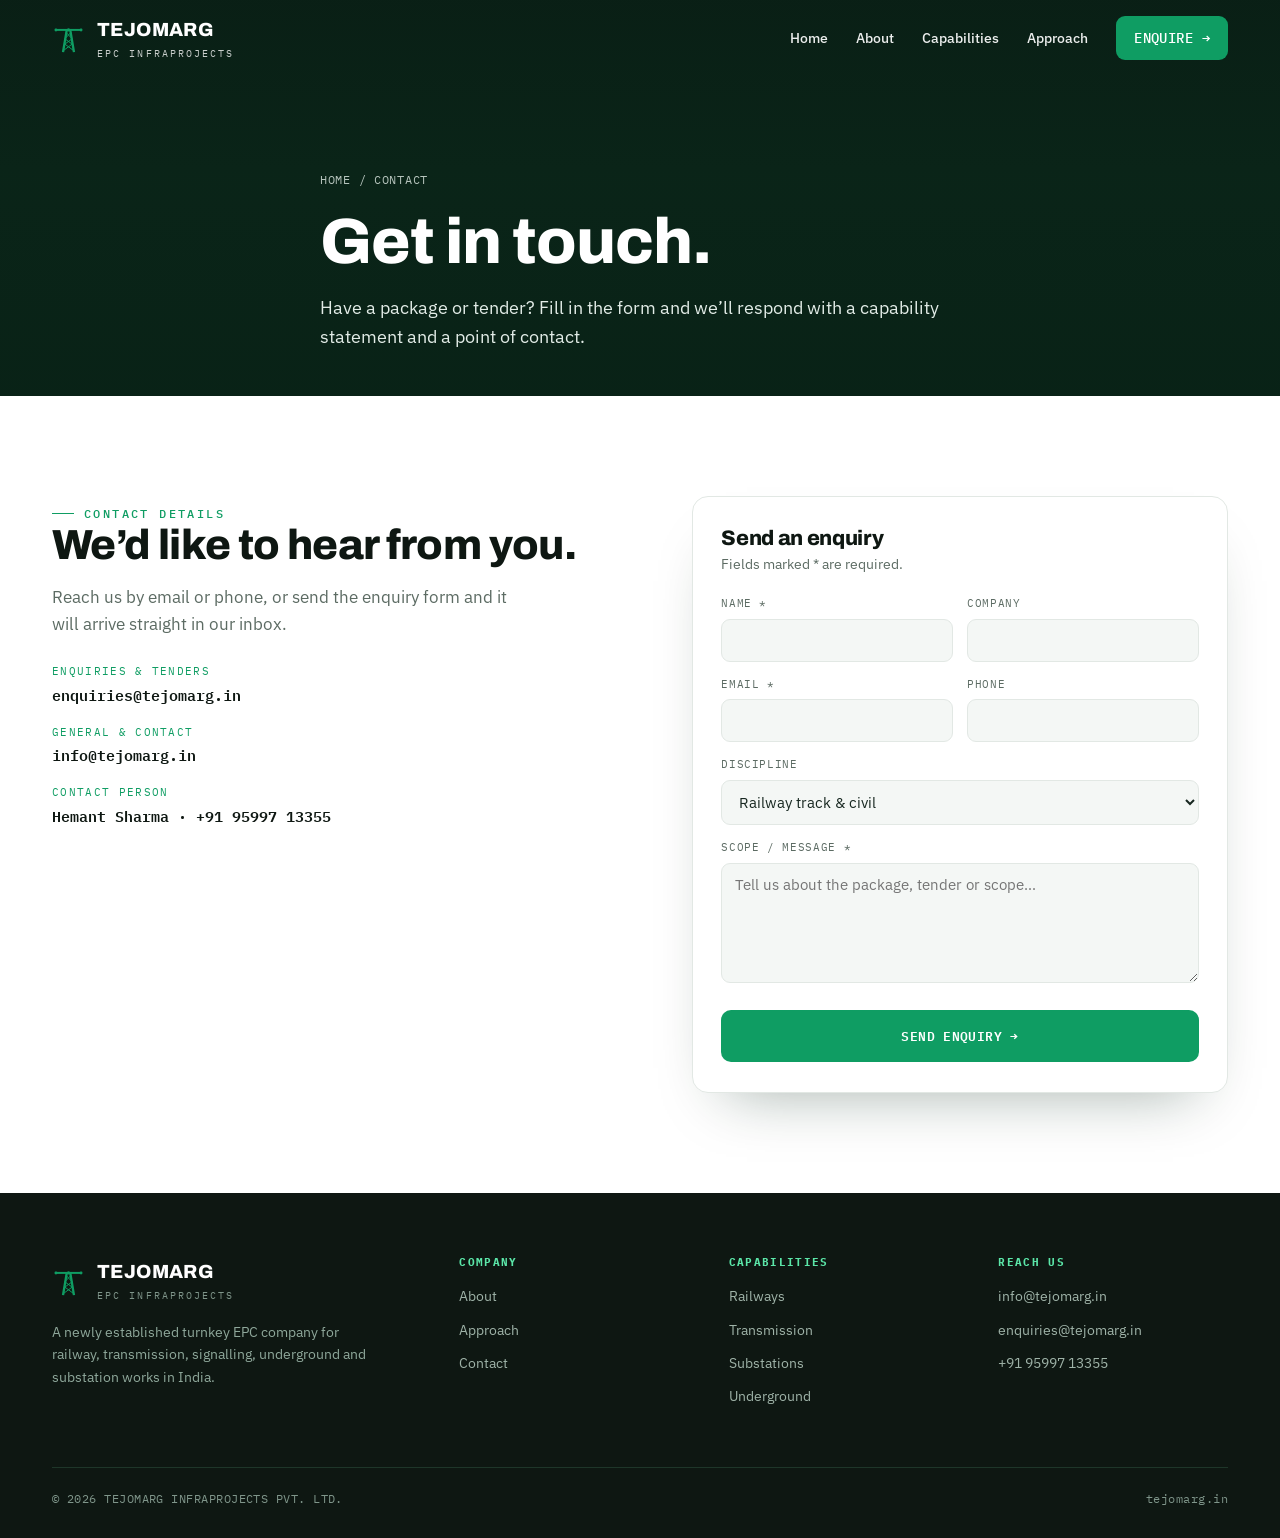
<file: contact.html>
<!DOCTYPE html>
<html lang="en">
<head>
<meta charset="UTF-8">
<meta name="viewport" content="width=device-width, initial-scale=1.0">
<title>Contact — TEJOMARG Infraprojects</title>
<meta name="description" content="Contact Tejomarg Infraprojects — send an enquiry about a package or tender. Email info@tejomarg.in or enquiries@tejomarg.in, or call +91 95997 13355.">
<link rel="icon" href="logo/favicon.ico" sizes="any">
<link rel="icon" type="image/svg+xml" href="logo/favicon.svg">
<link rel="apple-touch-icon" href="logo/apple-touch-icon-180.png">
<link href="https://fonts.googleapis.com/css2?family=Archivo:wght@400;500;600;700;800;900&family=IBM+Plex+Mono:wght@400;500;600&family=IBM+Plex+Sans:wght@400;500;600;700&display=swap" rel="stylesheet">
<link rel="stylesheet" href="styles.css">
</head>
<body>

<!-- NAV -->
<header class="nav" id="nav">
  <div class="wrap nav-inner">
    <a href="index.html" class="brand">
      <svg class="logo-mark" viewBox="0 0 100 100" fill="none" stroke="var(--green)" stroke-linecap="square" aria-hidden="true">
        <path d="M44 31 L34 91 M56 31 L66 91" stroke-width="7"/><line x1="12" y1="27" x2="88" y2="27" stroke-width="6"/>
        <path d="M44 36 L61 54 L39 70 L66 90" stroke-width="3"/><path d="M56 36 L39 54 L61 70 L34 90" stroke-width="3"/>
        <circle cx="12" cy="27" r="4.5" fill="var(--green)" stroke="none"/><circle cx="88" cy="27" r="4.5" fill="var(--green)" stroke="none"/><circle cx="50" cy="27" r="5" fill="var(--green)" stroke="none"/></svg>
      <span>TEJOMARG<small>EPC Infraprojects</small></span>
    </a>
    <nav class="nav-links" id="navlinks">
      <a href="index.html">Home</a>
      <a href="about.html">About</a>
      <a href="capabilities.html">Capabilities</a>
      <a href="approach.html">Approach</a>
      <a href="contact.html" class="nav-cta active">Enquire →</a>
    </nav>
    <button class="burger" id="burger" aria-label="Menu"><span></span><span></span><span></span></button>
  </div>
</header>

<!-- PAGE HERO -->
<section class="phero" style="min-height:44vh;padding:150px 0 44px">
  <div class="phero-bg" style="background-image:url('https://images.pexels.com/photos/36566099/pexels-photo-36566099.jpeg?auto=compress&amp;cs=tinysrgb&amp;w=1920')"></div>
  <div class="wrap">
    <span class="crumb"><a href="index.html">Home</a> / Contact</span>
    <h1>Get in touch.</h1>
    <p>Have a package or tender? Fill in the form and we&#8217;ll respond with a capability statement and a point of contact.</p>
  </div>
</section>

<!-- CONTACT + FORM -->
<section class="pad">
  <div class="wrap contact-grid">
    <div class="contact-intro">
      <span class="eyebrow">Contact details</span>
      <h2>We&#8217;d like to hear from you.</h2>
      <p>Reach us by email or phone, or send the enquiry form and it will arrive straight in our inbox.</p>
      <ul class="contact-list">
        <li><span class="k">Enquiries &amp; tenders</span><a href="mailto:enquiries@tejomarg.in">enquiries@tejomarg.in</a></li>
        <li><span class="k">General &amp; contact</span><a href="mailto:info@tejomarg.in">info@tejomarg.in</a></li>
        <li><span class="k">Contact person</span><a href="tel:+919599713355">Hemant Sharma · +91 95997 13355</a></li>
      </ul>
    </div>
    <form class="enquiry-card" id="enquiryForm" action="https://formsubmit.co/info@tejomarg.in" method="POST">
      <h3>Send an enquiry</h3>
      <div class="sub">Fields marked * are required.</div>
      <input type="hidden" name="_subject" value="New enquiry from tejomarg.in">
      <input type="hidden" name="_template" value="table">
      <input type="hidden" name="_captcha" value="false">
      <input type="hidden" name="_next" value="https://tejomarg.in/contact.html?sent=1">
      <input type="text" name="_honey" class="hp" tabindex="-1" autocomplete="off" aria-hidden="true">
      <div class="field-row">
        <div class="field"><label for="f-name">Name *</label><input id="f-name" type="text" name="Name" required></div>
        <div class="field"><label for="f-company">Company</label><input id="f-company" type="text" name="Company"></div>
      </div>
      <div class="field-row">
        <div class="field"><label for="f-email">Email *</label><input id="f-email" type="email" name="Email" required></div>
        <div class="field"><label for="f-phone">Phone</label><input id="f-phone" type="tel" name="Phone"></div>
      </div>
      <div class="field"><label for="f-disc">Discipline</label>
        <select id="f-disc" name="Discipline">
          <option>Railway track &amp; civil</option>
          <option>Signalling &amp; telecom</option>
          <option>Railway electrification (OHE)</option>
          <option>Transmission lines</option>
          <option>Substations (AIS / GIS)</option>
          <option>HT cabling / underground</option>
          <option>Other / multiple</option>
        </select>
      </div>
      <div class="field"><label for="f-msg">Scope / message *</label><textarea id="f-msg" name="Message" required placeholder="Tell us about the package, tender or scope…"></textarea></div>
      <button type="submit" class="btn btn-primary">Send enquiry →</button>
      <div class="form-status" id="formStatus" role="status" aria-live="polite"></div>
    </form>
  </div>
</section>

<!-- FOOTER -->
<footer>
  <div class="wrap">
    <div class="foot-grid">
      <div class="foot-brand">
        <a href="index.html" class="brand">
          <svg class="logo-mark" viewBox="0 0 100 100" fill="none" stroke="var(--green)" stroke-linecap="square" aria-hidden="true">
            <path d="M44 31 L34 91 M56 31 L66 91" stroke-width="7"/><line x1="12" y1="27" x2="88" y2="27" stroke-width="6"/>
            <path d="M44 36 L61 54 L39 70 L66 90" stroke-width="3"/><path d="M56 36 L39 54 L61 70 L34 90" stroke-width="3"/>
            <circle cx="12" cy="27" r="4.5" fill="var(--green)" stroke="none"/><circle cx="88" cy="27" r="4.5" fill="var(--green)" stroke="none"/><circle cx="50" cy="27" r="5" fill="var(--green)" stroke="none"/></svg>
          <span>TEJOMARG<small>EPC Infraprojects</small></span></a>
        <p>A newly established turnkey EPC company for railway, transmission, signalling, underground and substation works in India.</p>
      </div>
      <div class="foot-col"><h5>Company</h5><a href="about.html">About</a><a href="approach.html">Approach</a><a href="contact.html">Contact</a></div>
      <div class="foot-col"><h5>Capabilities</h5><a href="capabilities.html">Railways</a><a href="capabilities.html">Transmission</a><a href="capabilities.html">Substations</a><a href="capabilities.html">Underground</a></div>
      <div class="foot-col"><h5>Reach us</h5><a href="mailto:info@tejomarg.in">info@tejomarg.in</a><a href="mailto:enquiries@tejomarg.in">enquiries@tejomarg.in</a><a href="tel:+919599713355">+91 95997 13355</a></div>
    </div>
    <div class="foot-bar"><span>© <span id="yr"></span> TEJOMARG INFRAPROJECTS PVT. LTD.</span><span>tejomarg.in</span></div>
  </div>
</footer>
<script src="app.js"></script>
</body>
</html>
</file>
<file: styles.css>
/* ==========================================================================
   TEJOMARG INFRAPROJECTS — shared stylesheet
   ========================================================================== */
:root{
  --green:#0F9D63; --green-deep:#0A6B45; --green-ink:#08351F; --green-soft:#E8F4EE;
  --ink:#0E1712; --paper:#FFFFFF; --paper-2:#F4F7F5; --line:#E2E8E4; --line-2:#D3DCD6;
  --text:#182821; --muted:#5C6B63;
  --maxw:1240px; --ease:cubic-bezier(.22,.61,.36,1); --r:14px;
}
*{box-sizing:border-box;margin:0;padding:0}
html{scroll-behavior:smooth}
body{font-family:"IBM Plex Sans",system-ui,sans-serif;background:var(--paper);color:var(--text);
  line-height:1.6;-webkit-font-smoothing:antialiased;overflow-x:hidden}
h1,h2,h3,h4,h5{font-family:"Archivo",sans-serif;line-height:1.08;letter-spacing:-.015em;color:var(--ink)}
img{max-width:100%;display:block}
a{color:inherit;text-decoration:none}
.wrap{max-width:var(--maxw);margin:0 auto;padding:0 32px}
.eyebrow{font-family:"IBM Plex Mono",monospace;font-size:12px;font-weight:500;letter-spacing:.2em;
  text-transform:uppercase;color:var(--green);display:inline-flex;align-items:center;gap:10px}
.eyebrow::before{content:"";width:22px;height:1px;background:var(--green)}
.eyebrow.on-dark{color:#7CE0B0}.eyebrow.on-dark::before{background:#7CE0B0}

/* photo well — light, crisp; only a soft bottom scrim for caption legibility */
.ph{position:relative;border-radius:var(--r);overflow:hidden;background-size:cover;background-position:center;background-color:#0b2d1d}
.ph img{width:100%;height:100%;object-fit:cover}
.ph .cap{position:absolute;left:16px;bottom:14px;z-index:2;font-family:"IBM Plex Mono";font-size:12px;
  color:#fff;letter-spacing:.02em;text-shadow:0 1px 8px rgba(0,0,0,.6)}
.ph .cap::before{content:"";position:absolute;inset:auto -16px -14px -16px;height:70px;z-index:-1;
  background:linear-gradient(to top,rgba(6,20,14,.6),transparent)}

/* ---- buttons ---- */
.btn{font-family:"IBM Plex Mono";font-size:13px;font-weight:600;letter-spacing:.03em;text-transform:uppercase;
  padding:15px 26px;border-radius:10px;display:inline-flex;align-items:center;gap:9px;transition:.22s var(--ease);
  cursor:pointer;border:0}
.btn-primary{background:var(--green);color:#fff}
.btn-primary:hover{background:#12b374;transform:translateY(-2px)}
.btn-ghost{background:rgba(255,255,255,.14);color:#fff;border:1px solid rgba(255,255,255,.55)}
.btn-ghost:hover{background:rgba(255,255,255,.24)}
.btn-line{background:transparent;color:var(--green-deep);border:1px solid var(--line-2)}
.btn-line:hover{border-color:var(--green);color:var(--green)}

/* ---- NAV (no backdrop blur) ---- */
header.nav{position:fixed;top:0;left:0;right:0;z-index:100;transition:.3s var(--ease)}
.nav-inner{display:flex;align-items:center;justify-content:space-between;height:76px}
header.nav.scrolled{background:#fff;border-bottom:1px solid var(--line);box-shadow:0 6px 22px -18px rgba(8,40,26,.5)}
.brand{display:flex;align-items:center;gap:12px;font-family:"Archivo";font-weight:800;font-size:19px;
  letter-spacing:.02em;color:#fff;transition:color .3s}
header.nav.scrolled .brand{color:var(--ink)}
.brand .logo-mark{width:33px;height:33px;flex:none}
.brand small{display:block;font-family:"IBM Plex Mono";font-weight:400;font-size:9.5px;letter-spacing:.22em;
  color:rgba(255,255,255,.78);text-transform:uppercase;transition:color .3s}
header.nav.scrolled .brand small{color:var(--muted)}
.nav-links{display:flex;align-items:center;gap:28px}
.nav-links a{font-size:14px;font-weight:500;color:rgba(255,255,255,.92);transition:color .2s}
header.nav.scrolled .nav-links a{color:var(--text)}
.nav-links a:hover,.nav-links a.active{color:#7CE0B0}
header.nav.scrolled .nav-links a:hover,header.nav.scrolled .nav-links a.active{color:var(--green-deep)}
.nav-cta{font-family:"IBM Plex Mono";font-size:12.5px;font-weight:600;letter-spacing:.03em;text-transform:uppercase;
  background:var(--green)!important;color:#fff!important;padding:11px 18px;border-radius:9px;
  display:inline-flex;align-items:center;gap:8px;transition:transform .2s var(--ease),background .2s}
.nav-cta:hover{background:var(--green-deep)!important;transform:translateY(-1px)}
.nav-cta.active{color:#fff!important}
.burger{display:none;flex-direction:column;gap:5px;background:none;border:0;cursor:pointer;padding:8px}
.burger span{width:24px;height:2px;background:#fff;transition:.3s}
header.nav.scrolled .burger span{background:var(--ink)}

/* ---- HOME HERO ---- */
.hero{position:relative;min-height:92vh;display:flex;align-items:center;padding:120px 0 70px}
.hero-bg{position:absolute;inset:0;z-index:-1;background-size:cover;background-position:center;background-color:#0b2d1d}
.hero-bg::after{content:"";position:absolute;inset:0;
  background:linear-gradient(100deg,rgba(8,20,15,.82) 0%,rgba(10,38,25,.52) 46%,rgba(14,90,58,.2) 100%)}
.hero-card{max-width:780px;position:relative}
.hero h1{font-size:clamp(40px,6.4vw,80px);font-weight:800;color:#fff;margin:22px 0 0;letter-spacing:-.02em}
.hero h1 .g{color:#5BE6A8}
.hero p{font-size:19px;color:rgba(240,249,244,.96);max-width:580px;margin-top:24px;line-height:1.6}
.hero-actions{display:flex;gap:14px;margin-top:38px;flex-wrap:wrap}
.hero-tags{position:absolute;left:0;right:0;bottom:26px}
.hero-tags .row{display:flex;flex-wrap:wrap;gap:8px 26px;padding-top:20px;border-top:1px solid rgba(255,255,255,.28)}
.hero-tags span{font-family:"IBM Plex Mono";font-size:12px;color:rgba(240,249,244,.92);display:inline-flex;align-items:center;gap:8px}
.hero-tags span::before{content:"";width:5px;height:5px;background:#5BE6A8;border-radius:50%}

/* ---- PAGE HERO (interior pages) ---- */
.phero{position:relative;min-height:56vh;display:flex;align-items:flex-end;padding:150px 0 56px;color:#fff}
.phero-bg{position:absolute;inset:0;z-index:-1;background-size:cover;background-position:center;background-color:#0b2d1d}
.phero-bg::after{content:"";position:absolute;inset:0;
  background:linear-gradient(180deg,rgba(8,20,15,.55) 0%,rgba(8,20,15,.35) 45%,rgba(8,30,20,.72) 100%)}
.phero h1{font-size:clamp(34px,5.4vw,64px);font-weight:800;color:#fff;margin-top:16px;max-width:900px}
.phero p{font-size:18px;color:rgba(240,249,244,.94);max-width:640px;margin-top:18px}
.crumb{font-family:"IBM Plex Mono";font-size:12px;letter-spacing:.06em;color:rgba(240,249,244,.75);text-transform:uppercase}
.crumb a:hover{color:#7CE0B0}

/* ---- sections ---- */
section{position:relative}
.pad{padding:100px 0}
.pad-sm{padding:72px 0}
.soft{background:var(--paper-2)}
.dark{background:var(--ink);color:#dfeee7}
.sec-head{max-width:760px;margin-bottom:52px}
.sec-head.center{margin-left:auto;margin-right:auto;text-align:center}
.sec-head h2{font-size:clamp(30px,4.4vw,46px);font-weight:800;margin-top:16px}
.sec-head p{font-size:17px;margin-top:16px;color:var(--muted)}
.dark .sec-head h2{color:#fff}.dark .sec-head p{color:#93a89d}
.lead{font-size:19px;color:var(--text);max-width:820px}
.prose p{color:var(--muted);font-size:16.5px;margin-top:16px;max-width:760px}
.prose p strong{color:var(--text)}

/* ---- value / feature cards ---- */
.grid-3{display:grid;grid-template-columns:repeat(3,1fr);gap:24px}
.grid-2{display:grid;grid-template-columns:repeat(2,1fr);gap:24px}
.card{background:var(--paper);border:1px solid var(--line);border-radius:var(--r);padding:30px 28px;transition:.3s var(--ease)}
.card:hover{transform:translateY(-4px);box-shadow:0 26px 50px -30px rgba(8,53,31,.4);border-color:var(--green-soft)}
.card .ix{font-family:"IBM Plex Mono";font-size:11px;color:var(--green);letter-spacing:.1em}
.card h3{font-size:20px;font-weight:700;margin:8px 0 10px}
.card p{font-size:14.5px;color:var(--muted);line-height:1.6}
.card-ic{width:54px;height:54px;border-radius:13px;background:var(--green-soft);color:var(--green-deep);
  display:flex;align-items:center;justify-content:center;margin-bottom:16px}
.card-ic svg{width:28px;height:28px}
.specs{display:flex;flex-wrap:wrap;gap:6px;margin-top:16px}
.specs span{font-family:"IBM Plex Mono";font-size:11px;color:var(--green-deep);background:var(--green-soft);
  padding:4px 9px;border-radius:6px}

/* ---- split (image + text, alternating) ---- */
.split{display:grid;grid-template-columns:1fr 1fr;gap:56px;align-items:center}
.split.rev .split-media{order:2}
.split-media{height:440px}
.split h2{font-size:clamp(26px,3.6vw,40px);font-weight:800}
.split h3{font-size:clamp(24px,3vw,34px);font-weight:800}
.split p{color:var(--muted);font-size:16.5px;margin-top:16px}
.split p em{color:var(--green-deep);font-style:normal;font-weight:600}
.points{margin-top:26px;display:flex;flex-direction:column;gap:16px}
.pt{display:flex;gap:14px;align-items:flex-start}
.pt .k{width:30px;height:30px;flex:none;border-radius:8px;background:var(--green-soft);color:var(--green-deep);
  display:flex;align-items:center;justify-content:center;font-family:"Archivo";font-weight:800;font-size:14px}
.pt b{font-family:"Archivo";font-size:16px;color:var(--ink)}
.pt p{margin-top:3px;font-size:14px;color:var(--muted)}

/* ---- process steps ---- */
.proc{display:grid;grid-template-columns:repeat(4,1fr);border-top:1px solid rgba(124,224,176,.2)}
.step{padding:30px 24px;border-right:1px solid rgba(124,224,176,.16);position:relative}
.step:last-child{border-right:0}
.step .dot{position:absolute;top:-5px;left:24px;width:9px;height:9px;border-radius:50%;background:var(--green)}
.step .n{font-family:"Archivo";font-weight:800;font-size:48px;color:rgba(124,224,176,.24);line-height:.9}
.step h4{color:#fff;font-size:17px;margin:14px 0 9px}
.step p{font-size:13.5px;color:#8fa89b;line-height:1.55}

/* ---- values (numbered list grid) ---- */
.values{display:grid;grid-template-columns:repeat(3,1fr);gap:22px}
.value{background:var(--paper);border:1px solid var(--line);border-radius:var(--r);padding:26px 24px}
.value .vn{font-family:"IBM Plex Mono";font-size:12px;color:var(--green);letter-spacing:.1em}
.value h4{font-size:18px;margin:8px 0 8px}
.value p{font-size:14px;color:var(--muted)}

/* ---- gallery ---- */
.gallery{display:grid;grid-template-columns:repeat(4,1fr);grid-auto-rows:200px;gap:14px}
.gallery .g{border-radius:12px;overflow:hidden;background-size:cover;background-position:center;background-color:#0b2d1d}
.gallery .wide{grid-column:span 2}
.gallery .tall{grid-row:span 2}

/* ---- badges / facts ---- */
.facts{display:grid;grid-template-columns:repeat(4,1fr);gap:28px}
.fact{border-left:2px solid var(--green-soft);padding-left:20px}
.fact .t{font-family:"Archivo";font-weight:800;font-size:22px;color:var(--green-deep);line-height:1.1}
.fact .d{font-family:"IBM Plex Mono";font-size:12px;letter-spacing:.03em;color:var(--muted);margin-top:8px;line-height:1.5}

/* ---- CTA band ---- */
.cta{position:relative;padding:110px 0;overflow:hidden}
.cta-bg{position:absolute;inset:0;background-size:cover;background-position:center;background-color:#0b2d1d}
.cta-bg::after{content:"";position:absolute;inset:0;background:linear-gradient(90deg,rgba(8,34,22,.8),rgba(12,90,58,.42))}
.cta-inner{position:relative;text-align:center;max-width:660px;margin:0 auto}
.cta h2{font-size:clamp(30px,4.6vw,50px);font-weight:800;color:#fff}
.cta p{color:rgba(240,249,244,.94);font-size:18px;margin:18px auto 30px}

/* ---- CONTACT + FORM ---- */
.contact-grid{position:relative;display:grid;grid-template-columns:1.05fr .95fr;gap:48px;align-items:start}
.contact-intro h2{font-size:clamp(28px,4vw,42px);font-weight:800}
.contact-intro p{color:var(--muted);font-size:16.5px;margin:16px 0 26px;max-width:460px}
.contact-list{list-style:none;display:flex;flex-direction:column;gap:16px}
.contact-list li{display:flex;flex-direction:column;gap:3px}
.contact-list .k{font-family:"IBM Plex Mono";font-size:11px;letter-spacing:.12em;text-transform:uppercase;color:var(--green)}
.contact-list a{font-family:"IBM Plex Mono";font-size:15px;color:var(--ink);font-weight:600}
.contact-list a:hover{color:var(--green-deep)}
.enquiry-card{background:var(--paper);border:1px solid var(--line);border-radius:16px;padding:30px 28px;box-shadow:0 30px 60px -34px rgba(8,40,26,.4)}
.enquiry-card h3{font-size:21px;font-weight:800;margin-bottom:4px}
.enquiry-card .sub{color:var(--muted);font-size:13.5px;margin-bottom:20px}
.field{margin-bottom:14px}
.field label{display:block;font-family:"IBM Plex Mono";font-size:11px;letter-spacing:.06em;text-transform:uppercase;color:var(--muted);margin-bottom:6px}
.field input,.field select,.field textarea{width:100%;font-family:inherit;font-size:15px;color:var(--text);
  background:var(--paper-2);border:1px solid var(--line);border-radius:9px;padding:11px 13px;transition:border .2s,box-shadow .2s}
.field textarea{resize:vertical;min-height:120px}
.field input:focus,.field select:focus,.field textarea:focus{outline:none;border-color:var(--green);box-shadow:0 0 0 3px var(--green-soft)}
.field-row{display:grid;grid-template-columns:1fr 1fr;gap:14px}
.enquiry-card .btn-primary{width:100%;justify-content:center;margin-top:6px}
.form-status{margin-top:14px;font-size:14px;font-family:"IBM Plex Mono";line-height:1.5;display:none}
.form-status.ok{display:block;color:var(--green-deep)}
.form-status.err{display:block;color:#b3261e}
.form-status a{text-decoration:underline}
.hp{position:absolute!important;left:-9999px;width:1px;height:1px;overflow:hidden}

/* ---- FOOTER ---- */
footer{background:var(--ink);color:#9fb3a8;padding:64px 0 30px}
.foot-grid{display:grid;grid-template-columns:1.6fr 1fr 1fr 1fr;gap:40px}
.foot-brand .brand{color:#fff}.foot-brand .brand small{color:#7f958a}
.foot-brand p{font-size:14px;margin-top:18px;max-width:320px;color:#8fa89b}
.foot-col h5{font-family:"IBM Plex Mono";font-size:11px;letter-spacing:.12em;text-transform:uppercase;color:#5BE6A8;margin-bottom:16px}
.foot-col a{display:block;font-size:14px;margin-bottom:11px;color:#9fb3a8;transition:color .2s}
.foot-col a:hover{color:#fff}
.foot-bar{margin-top:48px;padding-top:22px;border-top:1px solid rgba(124,224,176,.15);
  display:flex;justify-content:space-between;flex-wrap:wrap;gap:12px}
.foot-bar span{font-family:"IBM Plex Mono";font-size:11.5px;color:#7f958a;letter-spacing:.04em}

/* ---- responsive ---- */
@media(max-width:980px){
  .grid-3,.values,.facts{grid-template-columns:repeat(2,1fr)}
  .split{grid-template-columns:1fr;gap:34px}.split.rev .split-media{order:0}.split-media{height:320px}
  .proc{grid-template-columns:repeat(2,1fr)}.step{border-bottom:1px solid rgba(124,224,176,.16)}
  .foot-grid{grid-template-columns:1fr 1fr}
  .gallery{grid-template-columns:repeat(2,1fr)}
  .contact-grid{grid-template-columns:1fr;gap:34px}
}
@media(max-width:680px){
  .wrap{padding:0 22px}
  .nav-links{position:fixed;inset:76px 0 auto 0;background:#fff;flex-direction:column;align-items:flex-start;gap:0;
    padding:0 22px;max-height:0;overflow:hidden;border-bottom:1px solid var(--line);transition:max-height .35s var(--ease)}
  .nav-links.open{max-height:460px}
  .nav-links a{padding:16px 0;width:100%;color:var(--text);border-bottom:1px solid var(--line)}
  .nav-links .nav-cta{margin:16px 0;border-bottom:0;color:#fff!important}
  .burger{display:flex}
  .pad{padding:66px 0}.pad-sm{padding:52px 0}
  .grid-3,.grid-2,.values,.facts{grid-template-columns:1fr}
  .proc{grid-template-columns:1fr}.foot-grid{grid-template-columns:1fr}
  .field-row{grid-template-columns:1fr}
  .gallery{grid-template-columns:1fr;grid-auto-rows:220px}.gallery .wide{grid-column:span 1}
}
:focus-visible{outline:2px solid var(--green);outline-offset:3px}
</file>
